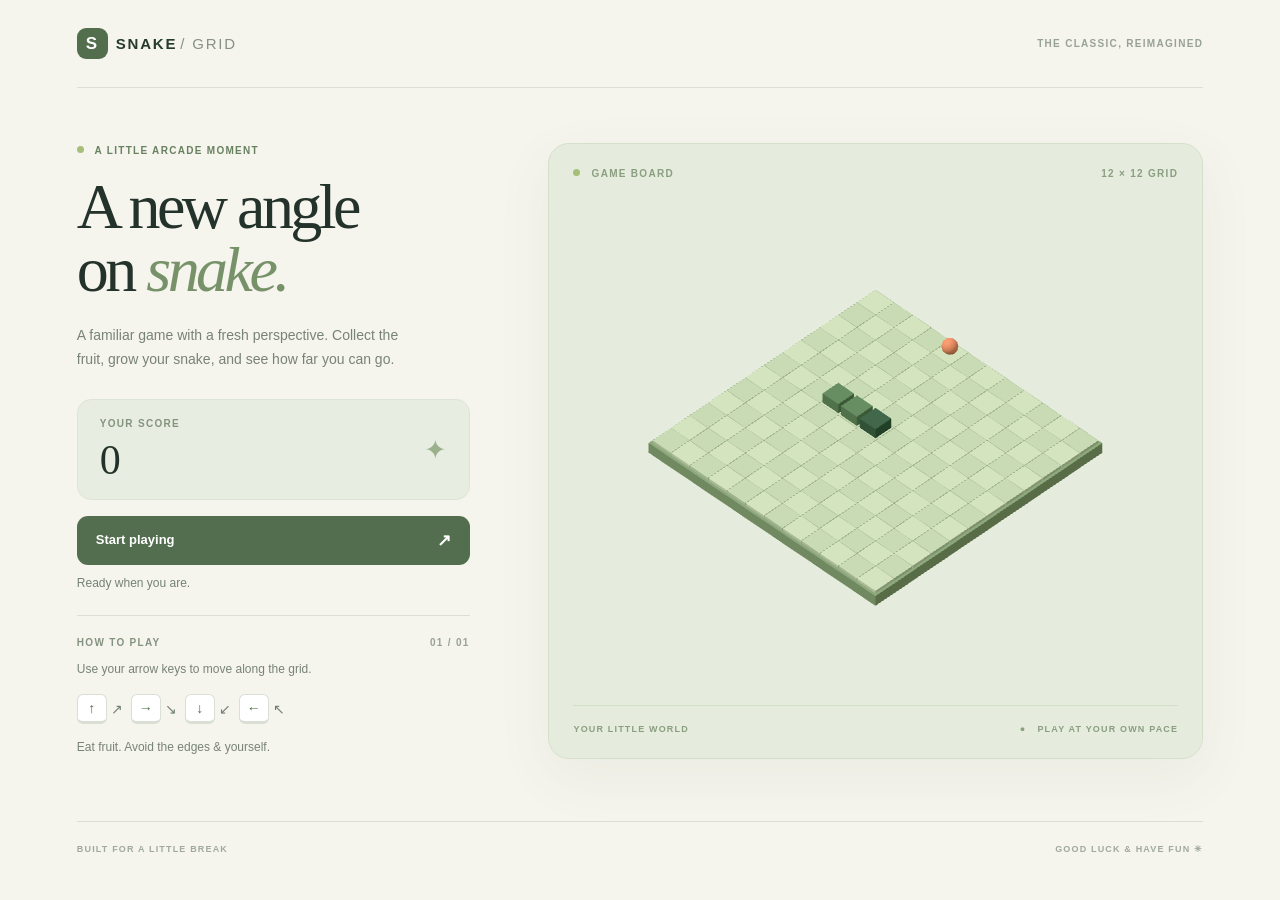
<file: ex4/index.html>
<!doctype html>
<html lang="en">
<head>
  <meta charset="utf-8">
  <meta name="viewport" content="width=device-width, initial-scale=1">
  <title>Snake on the Grid</title>
  <link rel="stylesheet" href="styles/style.css">
  <script defer src="vendor/three.min.js"></script>
  <script defer src="js/game.js"></script>
  <script defer src="js/app.js"></script>
</head>
<body>
  <main class="game-shell" id="game">
    <header class="topbar">
      <a class="brand" href="index.html"><span class="brand-mark">S</span> SNAKE<span class="brand-light"> / GRID</span></a>
      <span class="edition">THE CLASSIC, REIMAGINED</span>
    </header>

    <div class="game-layout">
      <section class="game-info" aria-labelledby="game-title">
        <p class="eyebrow"><span class="live-dot"></span> A LITTLE ARCADE MOMENT</p>
        <h1 id="game-title">A new angle<br>on <em>snake.</em></h1>
        <p class="intro">A familiar game with a fresh perspective. Collect the fruit, grow your snake, and see how far you can go.</p>

        <div class="score-card">
          <div>
            <p class="label">YOUR SCORE</p>
            <p class="score" id="score">0</p>
          </div>
          <span class="score-icon" aria-hidden="true">✦</span>
        </div>

        <div class="action-area">
          <button type="button" id="start">Start playing <span aria-hidden="true">↗</span></button>
          <button type="button" id="restart" hidden>Play again <span aria-hidden="true">↗</span></button>
          <p class="status" id="status" role="status" aria-live="polite">Ready when you are.</p>
          <p class="error" id="error" role="alert" hidden></p>
        </div>

        <div class="controls">
          <div class="controls-heading"><span class="label">HOW TO PLAY</span><span class="control-number">01 / 01</span></div>
          <p>Use your arrow keys to move along the grid.</p>
          <div class="key-guide" aria-label="Arrow key directions on the board">
            <span><kbd>↑</kbd> ↗</span><span><kbd>→</kbd> ↘</span><span><kbd>↓</kbd> ↙</span><span><kbd>←</kbd> ↖</span>
          </div>
          <p class="controls-note">Eat fruit. Avoid the edges &amp; yourself.</p>
        </div>
      </section>

      <section class="board-panel" aria-label="Isometric snake game board">
        <div class="board-top"><span><span class="live-dot"></span> GAME BOARD</span><span>12 × 12 GRID</span></div>
        <div class="board-wrap" id="game-board"></div>
        <div class="board-bottom"><span>YOUR LITTLE WORLD</span><span>● &nbsp; PLAY AT YOUR OWN PACE</span></div>
      </section>
    </div>
    <footer><span>BUILT FOR A LITTLE BREAK</span><span>GOOD LUCK &amp; HAVE FUN <span aria-hidden="true">✳</span></span></footer>
  </main>
</body>
</html>
</file>
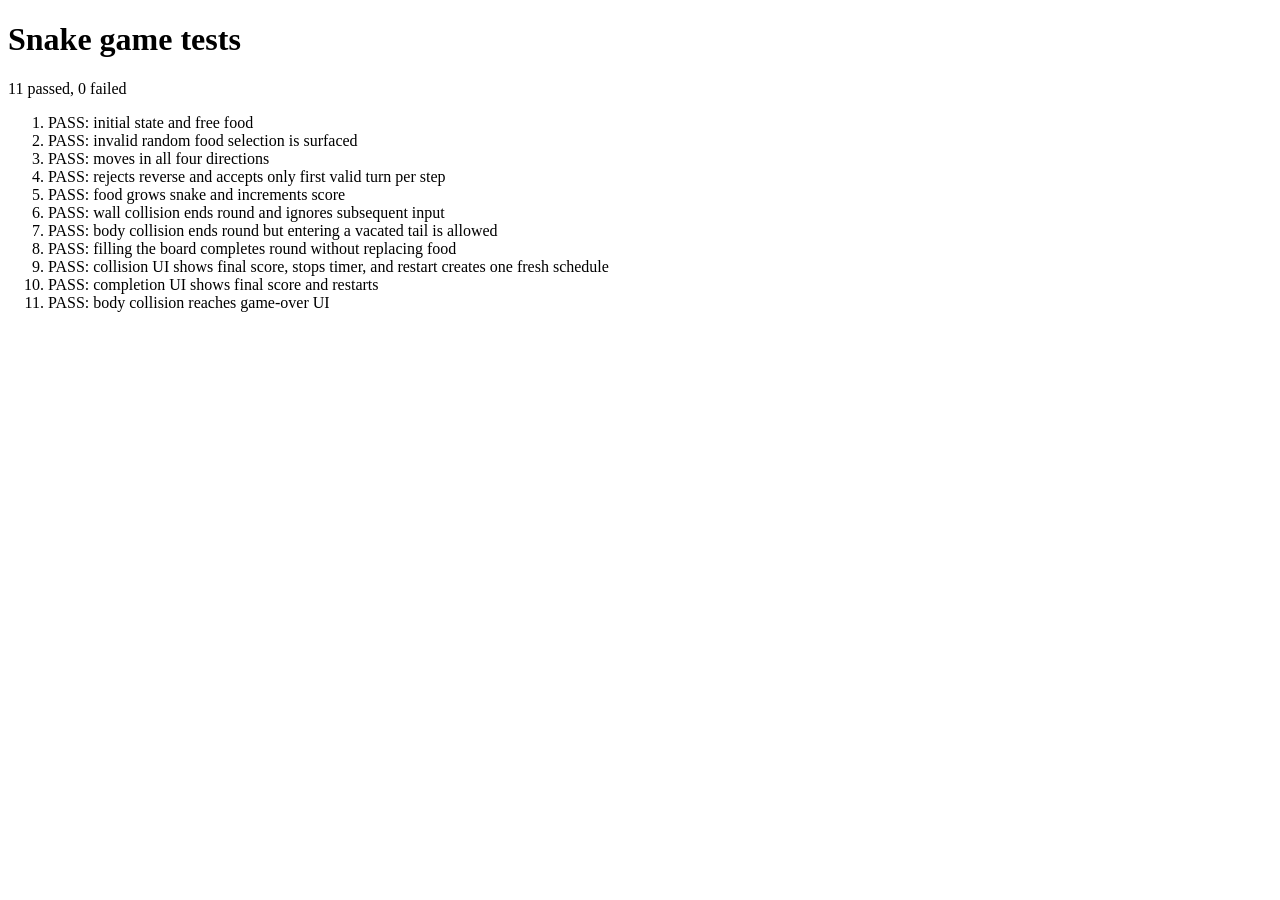
<file: ex4/tests/game-tests.html>
<!doctype html>
<html lang="en">
<head>
  <meta charset="utf-8">
  <title>Snake game tests</title>
  <script defer src="../js/game.js"></script>
  <script defer src="../js/app.js"></script>
  <script defer src="game-tests.js"></script>
</head>
<body>
  <h1>Snake game tests</h1>
  <p id="summary">Running tests...</p>
  <ol id="results"></ol>
</body>
</html>
</file>
<file: ex4/styles/style.css>
* { box-sizing: border-box; }

:root {
  color-scheme: light;
  font-family: "Segoe UI", Arial, sans-serif;
  color: #23322a;
  background: #f5f4ed;
}

body { margin: 0; min-width: 320px; }
.game-shell { max-width: 1520px; margin: auto; padding: 0 6%; }
.topbar { height: 88px; display: flex; align-items: center; justify-content: space-between; border-bottom: 1px solid #dcded4; }
.brand { color: #263b2e; text-decoration: none; font-weight: 850; font-size: 15px; letter-spacing: .12em; display: flex; align-items: center; gap: 8px; }
.brand-mark { display: grid; place-items: center; width: 31px; height: 31px; background: #536e4d; color: white; border-radius: 9px; font-size: 17px; }
.brand-light { color: #869283; font-weight: 500; margin-left: -5px; }
.edition, .label, .eyebrow, .board-top, .board-bottom, footer, .control-number { font-size: 10px; font-weight: 750; letter-spacing: .13em; }
.edition, .control-number { color: #98a293; }
.game-layout { display: grid; grid-template-columns: minmax(270px, .75fr) minmax(440px, 1.25fr); gap: 7%; align-items: center; padding: 55px 0 62px; }
.game-info { max-width: 410px; }
.eyebrow { color: #678161; margin: 0 0 20px; }
.live-dot { display: inline-block; width: 7px; height: 7px; border-radius: 50%; background: #a6bf78; margin-right: 7px; vertical-align: 1px; }
h1 { font-family: Georgia, serif; font-size: clamp(44px, 5vw, 72px); font-weight: 400; line-height: .98; letter-spacing: -.055em; margin: 0 0 22px; }
h1 em { color: #779269; font-weight: 400; }
.intro { color: #788378; line-height: 1.7; max-width: 340px; font-size: 14px; margin: 0 0 28px; }
.score-card { background: #e8ede1; border: 1px solid #dce5d5; border-radius: 14px; padding: 18px 22px; display: flex; justify-content: space-between; align-items: center; margin-bottom: 16px; }
.label { color: #84937f; margin: 0; }
.score { font-family: Georgia, serif; font-size: 42px; line-height: 1; margin: 10px 0 0; }
.score-icon { font-size: 27px; color: #9bb18d; }
button { width: 100%; border: 0; border-radius: 11px; background: #526e4e; color: white; padding: 16px 19px; font: inherit; font-size: 13px; font-weight: 700; text-align: left; cursor: pointer; }
button span { float: right; font-size: 17px; line-height: 1; }
button:hover { background: #3f5c3c; }
button:focus-visible { outline: 3px solid #c3924c; outline-offset: 3px; }
button:disabled { opacity: .5; cursor: not-allowed; }
[hidden] { display: none !important; }
.status { min-height: 19px; color: #758373; font-size: 12px; margin: 11px 0 20px; }
.error { color: #a5342b; font-size: 13px; }
.controls { border-top: 1px solid #dcded4; padding-top: 21px; }
.controls-heading { display: flex; justify-content: space-between; }
.controls p:not(.label) { color: #788378; font-size: 12px; line-height: 1.6; }
.key-guide { display: flex; gap: 8px; flex-wrap: wrap; margin: 14px 0; color: #71806d; font-size: 14px; }
.key-guide span { display: inline-flex; align-items: center; gap: 4px; }
kbd { display: inline-grid; place-items: center; width: 30px; height: 30px; border: 1px solid #d9dfd4; border-bottom-width: 3px; border-radius: 6px; background: #fff; color: #536e4d; font: inherit; font-weight: 700; }
.controls-note { margin-bottom: 0; }
.board-panel { min-width: 0; background: #e6ecdd; border: 1px solid #d5e0cc; border-radius: 21px; padding: 24px; box-shadow: 0 18px 55px #63795812; }
.board-top, .board-bottom { display: flex; justify-content: space-between; color: #8a9e80; }
.board-wrap { width: 100%; aspect-ratio: 1 / .87; display: grid; place-items: center; overflow: hidden; }
.board-wrap canvas { display: block; width: 100%; height: 100%; }
.board-bottom { border-top: 1px solid #d2dfc9; padding-top: 18px; font-size: 9px; }
footer { border-top: 1px solid #dcded4; display: flex; justify-content: space-between; padding: 22px 0; color: #a0aa9c; font-size: 9px; }
@media (max-width: 850px) {
  .game-layout { grid-template-columns: 1fr; gap: 35px; padding-top: 35px; }
  .game-info { max-width: none; }
  .intro { max-width: 500px; }
}
@media (max-width: 500px) {
  .game-shell { padding: 0 5%; }
  .topbar { height: 68px; }
  .edition { display: none; }
  .board-panel { padding: 16px; }
  .board-bottom { font-size: 8px; }
}
</file>
